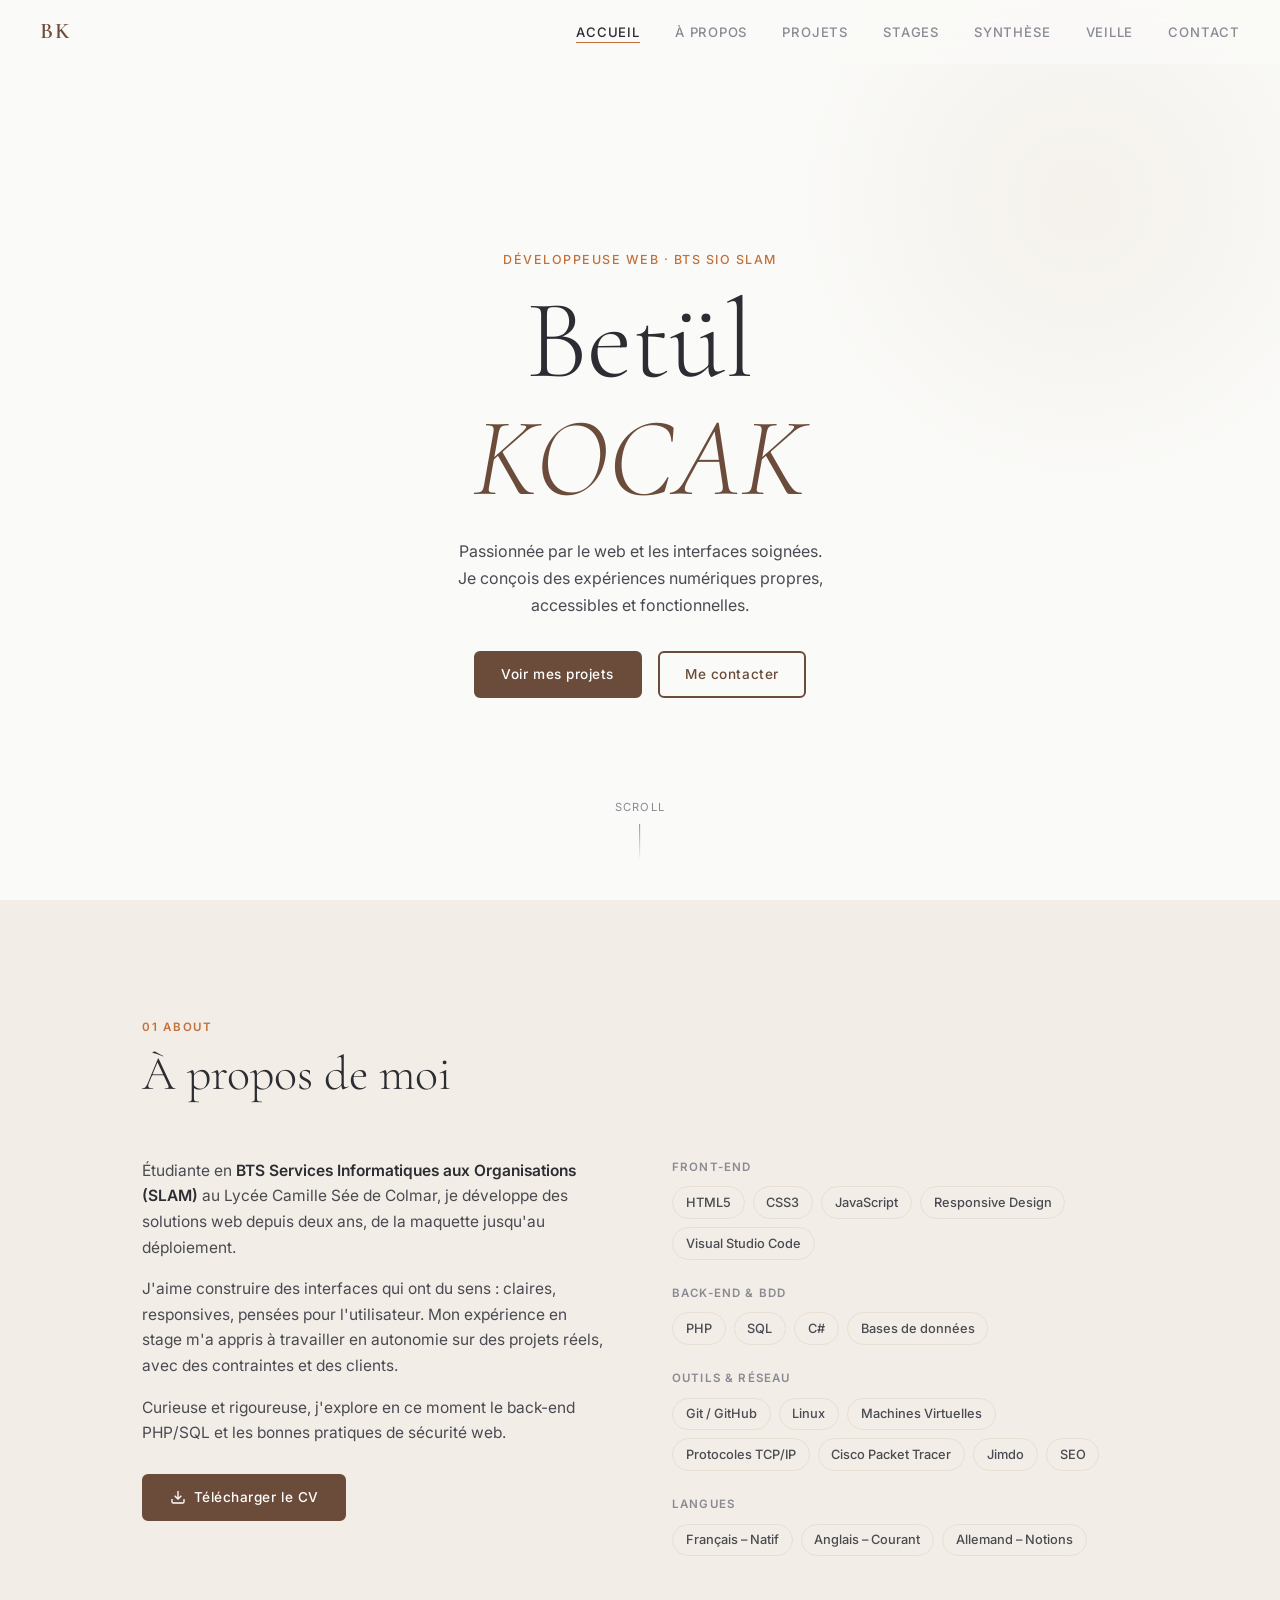
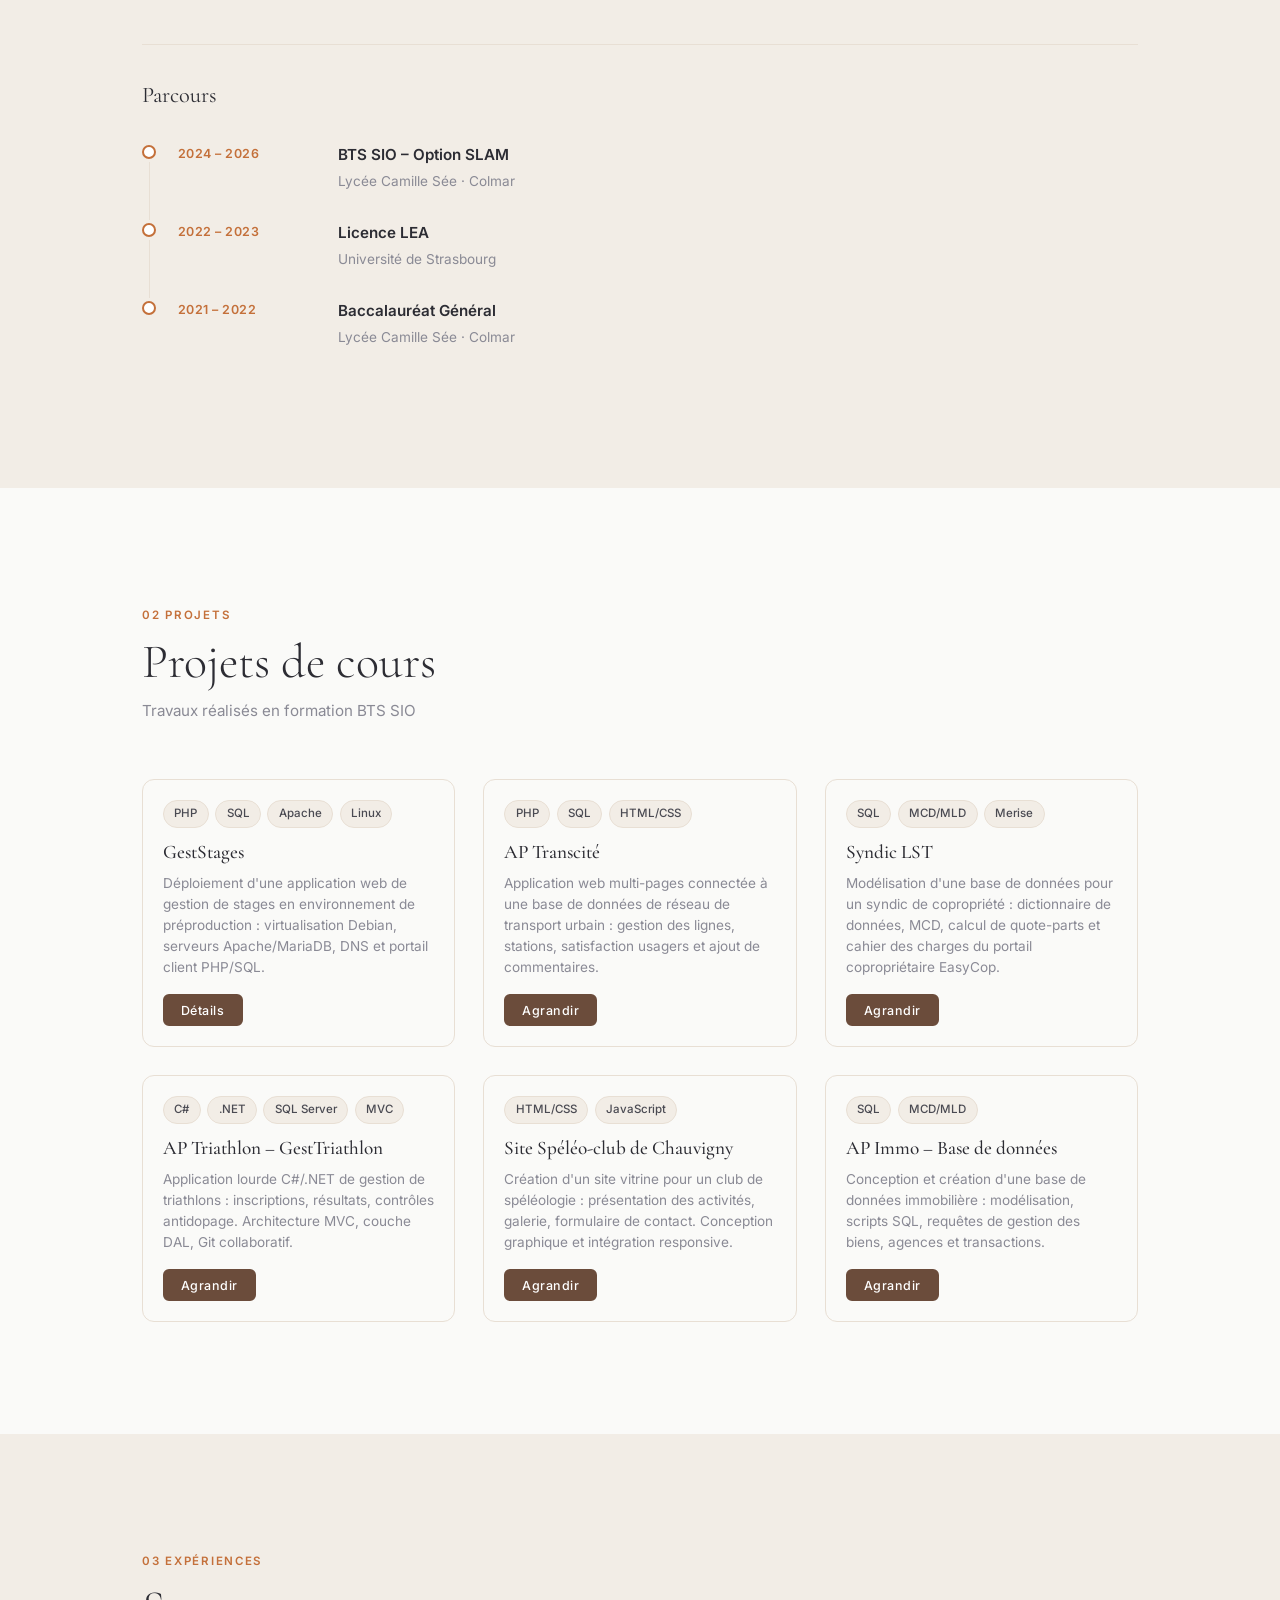
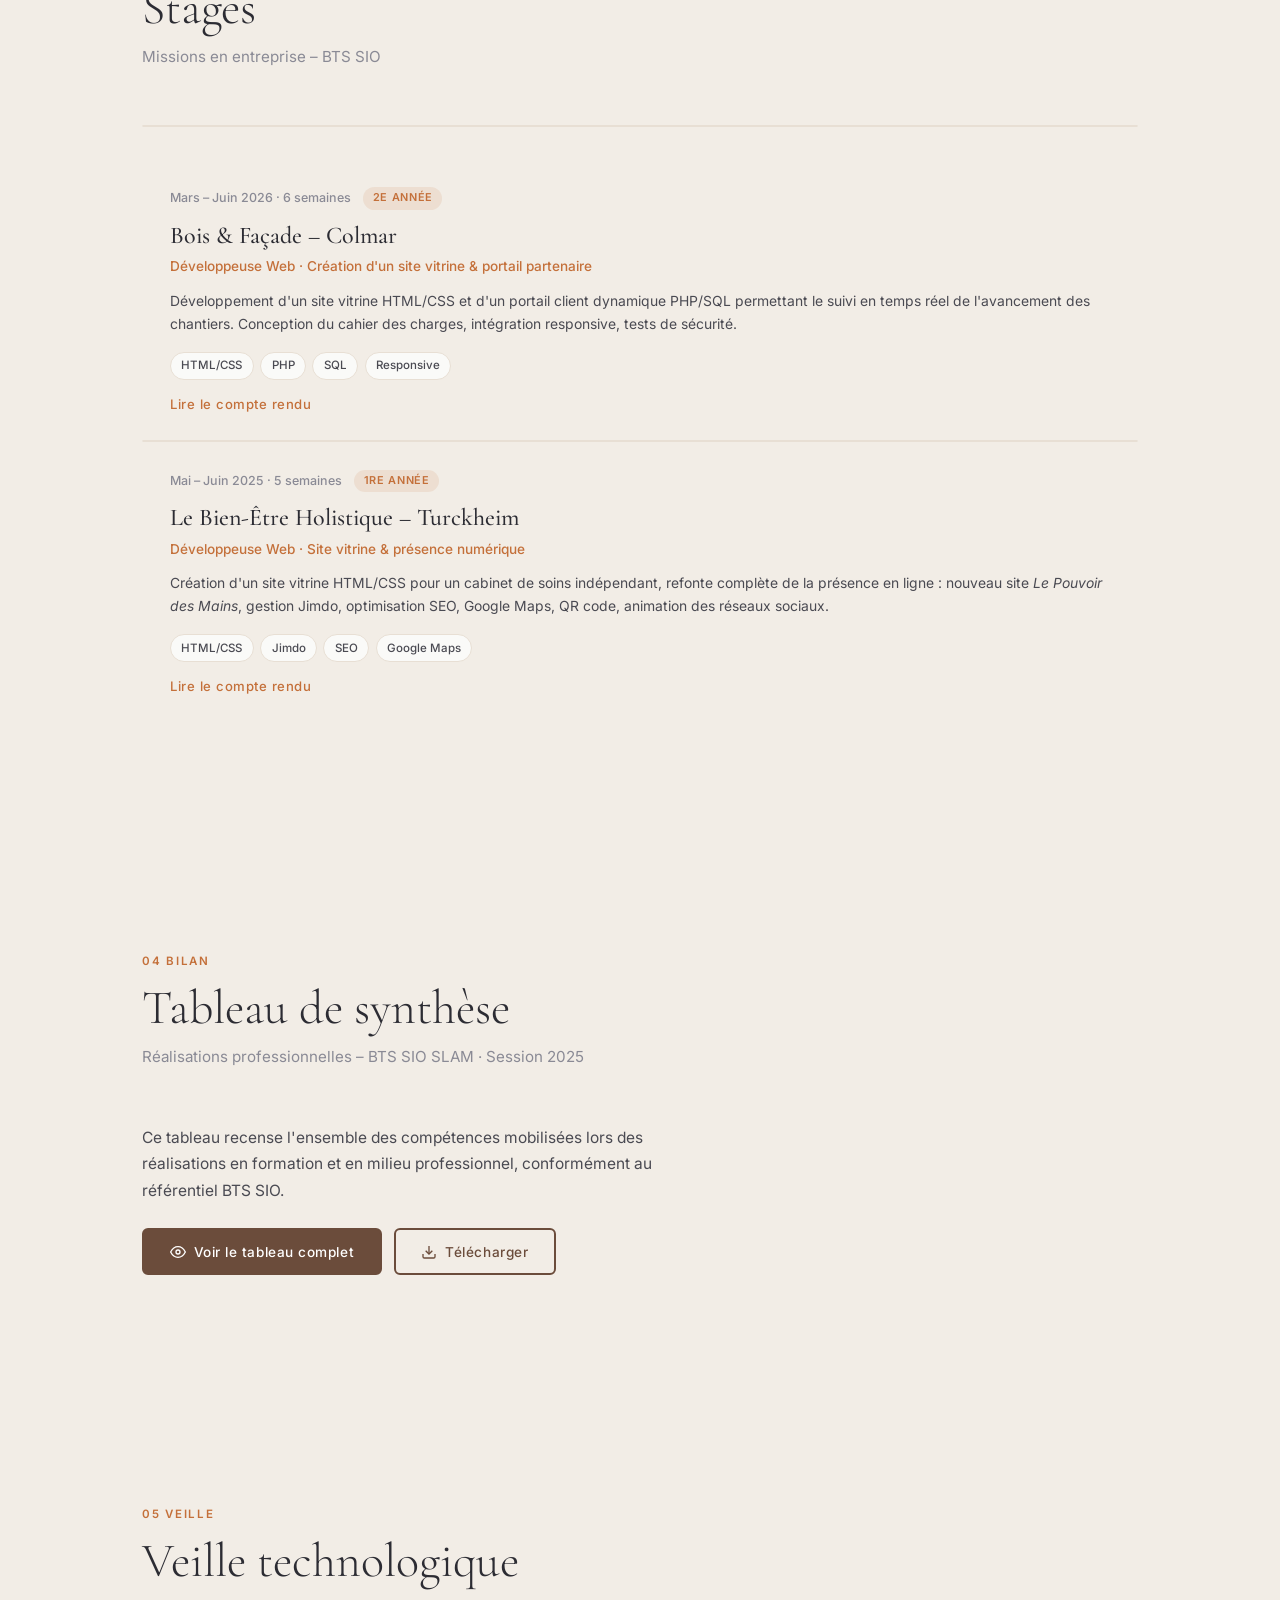
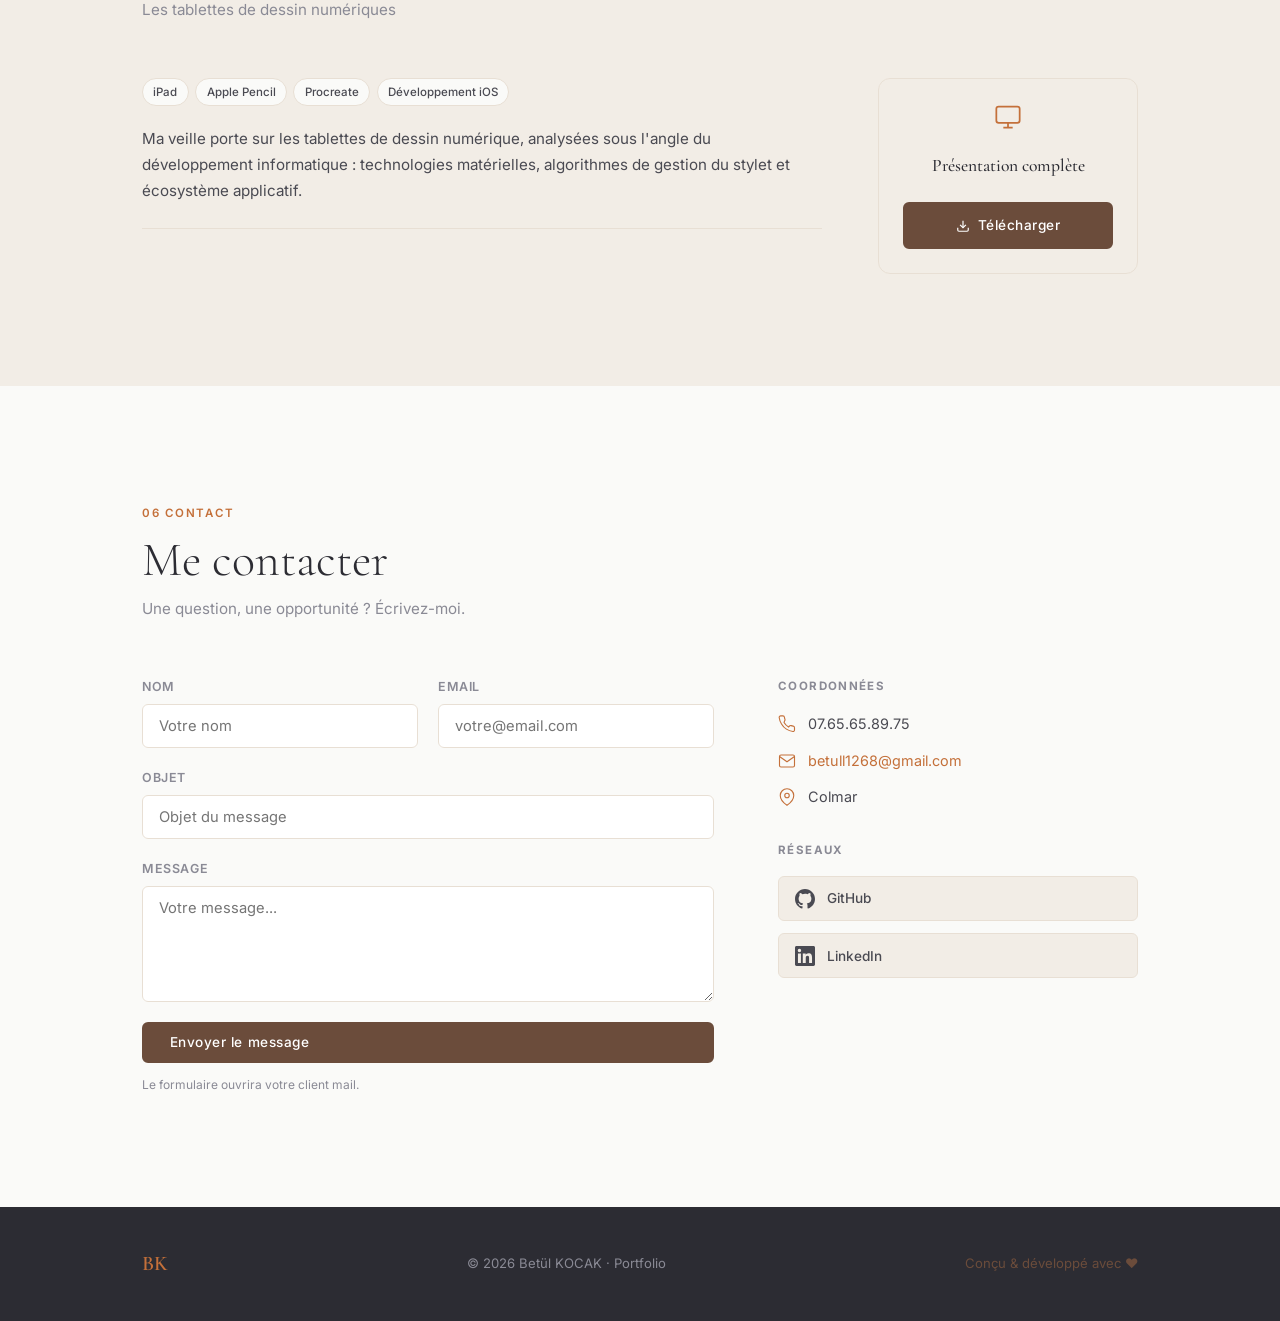
<file: index.html>
<!DOCTYPE html>
  <html lang="fr">
  <head>
    <meta charset="UTF-8" />
    <meta name="viewport" content="width=device-width, initial-scale=1.0" />
    <title>Betül KOCAK | Portfolio</title>
    <link rel="preconnect" href="https://fonts.googleapis.com" />
    <link rel="preconnect" href="https://fonts.gstatic.com" crossorigin />
    <link href="https://fonts.googleapis.com/css2?family=Cormorant+Garamond:ital,wght@0,300;0,400;0,500;0,600;1,300;1,400&family=Inter:wght@300;400;500;600&display=swap" rel="stylesheet" />
    <link rel="stylesheet" href="css/style.css" />
  </head>
  <body>

    <!-- NAV -->
    <nav class="navbar" id="navbar">
      <div class="nav-logo">BK</div>
      <ul class="nav-links">
        <li><a href="#accueil" class="nav-link active" data-section="accueil">Accueil</a></li>
        <li><a href="#about" class="nav-link" data-section="about">À propos</a></li>
        <li><a href="#projects" class="nav-link" data-section="projects">Projets</a></li>
        <li><a href="#stages" class="nav-link" data-section="stages">Stages</a></li>
        <li><a href="#synthese" class="nav-link" data-section="synthese">Synthèse</a></li>
        <li><a href="#veille" class="nav-link" data-section="veille">Veille</a></li>
        <li><a href="#contact" class="nav-link" data-section="contact">Contact</a></li>
      </ul>
      <button class="nav-toggle" id="navToggle" aria-label="Menu">
        <span></span><span></span><span></span>
      </button>
    </nav>

    <!-- MOBILE MENU -->
    <div class="mobile-menu" id="mobileMenu">
      <ul>
        <li><a href="#accueil" class="mobile-link">Accueil</a></li>
        <li><a href="#about" class="mobile-link">À propos</a></li>
        <li><a href="#projects" class="mobile-link">Projets</a></li>
        <li><a href="#stages" class="mobile-link">Stages</a></li>
        <li><a href="#synthese" class="mobile-link">Synthèse</a></li>
        <li><a href="#veille" class="mobile-link">Veille</a></li>
        <li><a href="#contact" class="mobile-link">Contact</a></li>
      </ul>
    </div>

    <!-- HERO -->
    <section id="accueil" class="hero">
      <div class="hero-bg-pattern"></div>
      <div class="hero-content hero-content-nophoto">
        <div class="hero-text">
          <p class="hero-eyebrow fade-in delay-1">Développeuse Web · BTS SIO SLAM</p>
          <h1 class="hero-name fade-in delay-2">Betül<br /><em>KOCAK</em></h1>
          <p class="hero-tagline fade-in delay-3">
            Passionnée par le web et les interfaces soignées.<br />
            Je conçois des expériences numériques propres, accessibles et fonctionnelles.
          </p>
          <div class="hero-cta fade-in delay-4">
            <a href="#projects" class="btn btn-primary">Voir mes projets</a>
            <a href="#contact" class="btn btn-ghost">Me contacter</a>
          </div>
        </div>
      </div>
      <div class="hero-scroll-hint">
        <span>Scroll</span>
        <div class="scroll-line"></div>
      </div>
    </section>

    <!-- ABOUT -->
    <section id="about" class="section about-section">
      <div class="container">
        <div class="section-header fade-up">
          <span class="section-label">01 About</span>
          <h2 class="section-title">À propos de moi</h2>
        </div>
        <div class="about-grid">
          <div class="about-bio fade-up">
            <p>
              Étudiante en <strong>BTS Services Informatiques aux Organisations (SLAM)</strong> au Lycée Camille Sée de Colmar, je développe des solutions web depuis deux ans, de la maquette jusqu'au déploiement.
            </p>
            <p>
              J'aime construire des interfaces qui ont du sens : claires, responsives, pensées pour l'utilisateur. Mon expérience en stage m'a appris à travailler en autonomie sur des projets réels, avec des contraintes et des clients.
            </p>
            <p>
              Curieuse et rigoureuse, j'explore en ce moment le back-end PHP/SQL et les bonnes pratiques de sécurité web.
            </p>
            <div class="about-actions">
              <a href="assets/fichiers/CV_Betul_KOCAK.jpg" download class="btn btn-primary">
                <svg width="16" height="16" viewBox="0 0 24 24" fill="none" stroke="currentColor" stroke-width="2"><path d="M21 15v4a2 2 0 0 1-2 2H5a2 2 0 0 1-2-2v-4"/><polyline points="7,10 12,15 17,10"/><line x1="12" y1="15" x2="12" y2="3"/></svg>
                Télécharger le CV
              </a>
            </div>
          </div>
          <div class="about-skills fade-up delay-2">
            <div class="skills-block">
              <h3 class="skills-category">Front-end</h3>
              <div class="skills-tags">
                <span class="tag">HTML5</span>
                <span class="tag">CSS3</span>
                <span class="tag">JavaScript</span>
                <span class="tag">Responsive Design</span>
                <span class="tag">Visual Studio Code</span>
              </div>
            </div>
            <div class="skills-block">
              <h3 class="skills-category">Back-end &amp; BDD</h3>
              <div class="skills-tags">
                <span class="tag">PHP</span>
                <span class="tag">SQL</span>
                <span class="tag">C#</span>
                <span class="tag">Bases de données</span>
              </div>
            </div>
            <div class="skills-block">
              <h3 class="skills-category">Outils &amp; Réseau</h3>
              <div class="skills-tags">
                <span class="tag">Git / GitHub</span>
                <span class="tag">Linux</span>
                <span class="tag">Machines Virtuelles</span>
                <span class="tag">Protocoles TCP/IP</span>
                <span class="tag">Cisco Packet Tracer</span>
                <span class="tag">Jimdo</span>
                <span class="tag">SEO</span>
              </div>
            </div>
            <div class="skills-block">
              <h3 class="skills-category">Langues</h3>
              <div class="skills-tags">
                <span class="tag">Français – Natif</span>
                <span class="tag">Anglais – Courant</span>
                <span class="tag">Allemand – Notions</span>
              </div>
            </div>
          </div>
        </div>

        <!-- Timeline formation -->
        <div class="timeline-wrap fade-up">
          <h3 class="timeline-title">Parcours</h3>
          <div class="timeline">
            <div class="timeline-item">
              <div class="timeline-dot"></div>
              <div class="timeline-date">2024 – 2026</div>
              <div class="timeline-body">
                <strong>BTS SIO – Option SLAM</strong>
                <span>Lycée Camille Sée · Colmar</span>
              </div>
            </div>
            <div class="timeline-item">
              <div class="timeline-dot"></div>
              <div class="timeline-date">2022 – 2023</div>
              <div class="timeline-body">
                <strong>Licence LEA</strong>
                <span>Université de Strasbourg</span>
              </div>
            </div>
            <div class="timeline-item">
              <div class="timeline-dot"></div>
              <div class="timeline-date">2021 – 2022</div>
              <div class="timeline-body">
                <strong>Baccalauréat Général</strong>
                <span>Lycée Camille Sée · Colmar</span>
              </div>
            </div>
          </div>
        </div>
      </div>
    </section>

    <!-- PROJECTS -->
  <section id="projects" class="section projects-section">
    <div class="container">
      <div class="section-header fade-up">
        <span class="section-label">02 Projets</span>
        <h2 class="section-title">Projets de cours</h2>
        <p class="section-subtitle">Travaux réalisés en formation BTS SIO</p>
      </div>

      <div class="cards-grid">

        <div class="project-card fade-up">
          <div class="card-body">
            <div class="card-tags">
              <span class="tag tag-sm">PHP</span>
              <span class="tag tag-sm">SQL</span>
              <span class="tag tag-sm">Apache</span>
              <span class="tag tag-sm">Linux</span>
            </div>
            <h3 class="card-title">GestStages</h3>
            <p class="card-desc">Déploiement d'une application web de gestion de stages en environnement de préproduction : virtualisation Debian, serveurs Apache/MariaDB, DNS et portail client PHP/SQL.</p>
            <div class="card-footer">
              <button class="btn btn-primary btn-sm" onclick="openModal('modal-p-geststages')">Détails</button>
            </div>
          </div>
        </div>

        <div class="project-card fade-up delay-1">
          <div class="card-body">
            <div class="card-tags">
              <span class="tag tag-sm">PHP</span>
              <span class="tag tag-sm">SQL</span>
              <span class="tag tag-sm">HTML/CSS</span>
            </div>
            <h3 class="card-title">AP Transcité</h3>
            <p class="card-desc">Application web multi-pages connectée à une base de données de réseau de transport urbain : gestion des lignes, stations, satisfaction usagers et ajout de commentaires.</p>
            <div class="card-footer">
              <button class="btn btn-primary btn-sm" onclick="openModal('modal-p-transcite')">Agrandir</button>
            </div>
          </div>
        </div>

        <div class="project-card fade-up delay-2">
          <div class="card-body">
            <div class="card-tags">
              <span class="tag tag-sm">SQL</span>
              <span class="tag tag-sm">MCD/MLD</span>
              <span class="tag tag-sm">Merise</span>
            </div>
            <h3 class="card-title">Syndic LST</h3>
            <p class="card-desc">Modélisation d'une base de données pour un syndic de copropriété : dictionnaire de données, MCD, calcul de quote-parts et cahier des charges du portail copropriétaire EasyCop.</p>
            <div class="card-footer">
              <button class="btn btn-primary btn-sm" onclick="openModal('modal-p-syndic')">Agrandir</button>
            </div>
          </div>
        </div>

        <div class="project-card fade-up delay-3">
          <div class="card-body">
            <div class="card-tags">
              <span class="tag tag-sm">C#</span>
              <span class="tag tag-sm">.NET</span>
              <span class="tag tag-sm">SQL Server</span>
              <span class="tag tag-sm">MVC</span>
            </div>
            <h3 class="card-title">AP Triathlon – GestTriathlon</h3>
            <p class="card-desc">Application lourde C#/.NET de gestion de triathlons : inscriptions, résultats, contrôles antidopage. Architecture MVC, couche DAL, Git collaboratif.</p>
            <div class="card-footer">
              <button class="btn btn-primary btn-sm" onclick="openModal('modal-p-triathlon')">Agrandir</button>
            </div>
          </div>
        </div>

        <div class="project-card fade-up">
          <div class="card-body">
            <div class="card-tags">
              <span class="tag tag-sm">HTML/CSS</span>
              <span class="tag tag-sm">JavaScript</span>
            </div>
            <h3 class="card-title">Site Spéléo-club de Chauvigny</h3>
            <p class="card-desc">Création d'un site vitrine pour un club de spéléologie : présentation des activités, galerie, formulaire de contact. Conception graphique et intégration responsive.</p>
            <div class="card-footer">
              <button class="btn btn-primary btn-sm" onclick="openModal('modal-p-speleo')">Agrandir</button>
            </div>
          </div>
        </div>

        <div class="project-card fade-up delay-1">
          <div class="card-body">
            <div class="card-tags">
              <span class="tag tag-sm">SQL</span>
              <span class="tag tag-sm">MCD/MLD</span>
            </div>
            <h3 class="card-title">AP Immo – Base de données</h3>
            <p class="card-desc">Conception et création d'une base de données immobilière : modélisation, scripts SQL, requêtes de gestion des biens, agences et transactions.</p>
            <div class="card-footer">
              <button class="btn btn-primary btn-sm" onclick="openModal('modal-p-immo')">Agrandir</button>
            </div>
          </div>
        </div>

      </div>
    </div>
  </section>

    <!-- STAGES -->
    <section id="stages" class="section stages-section">
      <div class="container">
        <div class="section-header fade-up">
          <span class="section-label">03 Expériences</span>
          <h2 class="section-title">Stages</h2>
          <p class="section-subtitle">Missions en entreprise – BTS SIO</p>
        </div>

        <div class="stages-list">

          <!-- Stage 2 -->
          <div class="stage-card fade-up" onclick="openModal('modal-s2')">
            </div>
            <div class="stage-card-right">
              <div class="stage-meta">
                <span class="stage-date">Mars – Juin 2026 · 6 semaines</span>
                <span class="stage-badge">2e année</span>
              </div>
              <h3 class="stage-title">Bois &amp; Façade – Colmar</h3>
              <p class="stage-role">Développeuse Web · Création d'un site vitrine &amp; portail partenaire</p>
              <p class="stage-desc">
                Développement d'un site vitrine HTML/CSS et d'un portail client dynamique PHP/SQL permettant le suivi en temps réel de l'avancement des chantiers. Conception du cahier des charges, intégration responsive, tests de sécurité.
              </p>
              <div class="stage-tags">
                <span class="tag tag-sm">HTML/CSS</span>
                <span class="tag tag-sm">PHP</span>
                <span class="tag tag-sm">SQL</span>
                <span class="tag tag-sm">Responsive</span>
              </div>
              <div class="stage-actions" onclick="event.stopPropagation()">
                <button class="btn-text" onclick="openModal('modal-s2')">Lire le compte rendu</button>
              </div>
            </div>
          </div>

          <!-- Stage 1 -->
          <div class="stage-card fade-up delay-1" onclick="openModal('modal-s1')">
            </div>
            <div class="stage-card-right">
              <div class="stage-meta">
                <span class="stage-date">Mai – Juin 2025 · 5 semaines</span>
                <span class="stage-badge">1re année</span>
              </div>
              <h3 class="stage-title">Le Bien-Être Holistique – Turckheim</h3>
              <p class="stage-role">Développeuse Web · Site vitrine &amp; présence numérique</p>
              <p class="stage-desc">
                Création d'un site vitrine HTML/CSS pour un cabinet de soins indépendant, refonte complète de la présence en ligne : nouveau site <em>Le Pouvoir des Mains</em>, gestion Jimdo, optimisation SEO, Google Maps, QR code, animation des réseaux sociaux.
              </p>
              <div class="stage-tags">
                <span class="tag tag-sm">HTML/CSS</span>
                <span class="tag tag-sm">Jimdo</span>
                <span class="tag tag-sm">SEO</span>
                <span class="tag tag-sm">Google Maps</span>
              </div>
              <div class="stage-actions" onclick="event.stopPropagation()">
                <button class="btn-text" onclick="openModal('modal-s1')">Lire le compte rendu</button>
              </div>
            </div>
          </div>

        </div>
      </div>
    </section>

    <!-- TABLEAU DE SYNTHÈSE -->
    <section id="synthese" class="section synthese-section">
      <div class="container">
        <div class="section-header fade-up">
          <span class="section-label">04 Bilan</span>
          <h2 class="section-title">Tableau de synthèse</h2>
          <p class="section-subtitle">Réalisations professionnelles – BTS SIO SLAM · Session 2025</p>
        </div>
        <div class="synthese-compact fade-up">
          <p class="synthese-text">Ce tableau recense l'ensemble des compétences mobilisées lors des réalisations en formation et en milieu professionnel, conformément au référentiel BTS SIO.</p>
          <div class="synthese-actions">
            <a href="synthese.html" target="_blank" class="btn btn-primary">
              <svg width="16" height="16" viewBox="0 0 24 24" fill="none" stroke="currentColor" stroke-width="2"><path d="M1 12s4-8 11-8 11 8 11 8-4 8-11 8-11-8-11-8z"/><circle cx="12" cy="12" r="3"/></svg>
              Voir le tableau complet
            </a>
            <a href="assets/fichiers/Betul_Tableau.jpg" download class="btn btn-ghost">
              <svg width="16" height="16" viewBox="0 0 24 24" fill="none" stroke="currentColor" stroke-width="2"><path d="M21 15v4a2 2 0 0 1-2 2H5a2 2 0 0 1-2-2v-4"/><polyline points="7,10 12,15 17,10"/><line x1="12" y1="15" x2="12" y2="3"/></svg>
              Télécharger
            </a>
          </div>
        </div>
      </div>
    </section>

    <!-- VEILLE TECHNOLOGIQUE -->
    <section id="veille" class="section veille-section">
      <div class="container">
        <div class="section-header fade-up">
          <span class="section-label">05 Veille</span>
          <h2 class="section-title">Veille technologique</h2>
          <p class="section-subtitle">Les tablettes de dessin numériques</p>
        </div>
        <div class="veille-layout fade-up">

          <!-- Colonne principale -->
          <div class="veille-body">
            <div class="veille-tag-row">
              <span class="tag tag-sm">iPad</span>
              <span class="tag tag-sm">Apple Pencil</span>
              <span class="tag tag-sm">Procreate</span>
              <span class="tag tag-sm">Développement iOS</span>
            </div>
            <p class="veille-intro">
              Ma veille porte sur les tablettes de dessin numérique, analysées sous l'angle du développement informatique : technologies matérielles, algorithmes de gestion du stylet et écosystème applicatif.
            </p>
          </div>

          <!-- Colonne latérale -->
          <div class="veille-sidebar" style="position: sticky; top: 5rem;">
            <div class="veille-presentation-card">
              <div class="veille-pres-icon">
                <svg width="28" height="28" viewBox="0 0 24 24" fill="none" stroke="currentColor" stroke-width="1.5"><rect x="2" y="3" width="20" height="14" rx="2"/><path d="M8 21h8M12 17v4"/></svg>
              </div>
              <h4>Présentation complète</h4>
              <a href="assets/fichiers/MaVeilleTechnologique_BetulKOCAK.pptx" download class="btn btn-primary veille-dl-btn">
                <svg width="14" height="14" viewBox="0 0 24 24" fill="none" stroke="currentColor" stroke-width="2"><path d="M21 15v4a2 2 0 0 1-2 2H5a2 2 0 0 1-2-2v-4"/><polyline points="7,10 12,15 17,10"/><line x1="12" y1="15" x2="12" y2="3"/></svg>
                Télécharger
              </a>
            </div>
          </div>

        </div>
      </div>
    </section>

    <!-- CONTACT -->
    <section id="contact" class="section contact-section">
      <div class="container">
        <div class="section-header fade-up">
          <span class="section-label">06 Contact</span>
          <h2 class="section-title">Me contacter</h2>
          <p class="section-subtitle">Une question, une opportunité ? Écrivez-moi.</p>
        </div>

        <div class="contact-grid">
          <form class="contact-form fade-up" id="contactForm">
            <div class="form-row">
              <div class="form-group">
                <label for="name">Nom</label>
                <input type="text" id="name" name="name" placeholder="Votre nom" required />
              </div>
              <div class="form-group">
                <label for="email">Email</label>
                <input type="email" id="email" name="email" placeholder="votre@email.com" required />
              </div>
            </div>
            <div class="form-group">
              <label for="subject">Objet</label>
              <input type="text" id="subject" name="subject" placeholder="Objet du message" />
            </div>
            <div class="form-group">
              <label for="message">Message</label>
              <textarea id="message" name="message" rows="5" placeholder="Votre message..." required></textarea>
            </div>
            <button type="submit" class="btn btn-primary">Envoyer le message</button>
            <p class="form-note">Le formulaire ouvrira votre client mail.</p>
          </form>

          <div class="contact-info fade-up delay-2">
            <div class="contact-info-block">
              <h3>Coordonnées</h3>
              <ul class="contact-list">
                <li>
                  <svg width="18" height="18" viewBox="0 0 24 24" fill="none" stroke="currentColor" stroke-width="1.5"><path d="M22 16.92v3a2 2 0 0 1-2.18 2 19.79 19.79 0 0 1-8.63-3.07A19.5 19.5 0 0 1 4.69 12 19.79 19.79 0 0 1 1.58 3.41a2 2 0 0 1 2-2.18h3a2 2 0 0 1 2 1.72 12.84 12.84 0 0 0 .7 2.81 2 2 0 0 1-.45 2.11L8.09 9.91a16 16 0 0 0 6 6l1.27-1.27a2 2 0 0 1 2.11-.45 12.84 12.84 0 0 0 2.81.7A2 2 0 0 1 22 16.92z"/></svg>
                  <span>07.65.65.89.75</span>
                </li>
                <li>
                  <svg width="18" height="18" viewBox="0 0 24 24" fill="none" stroke="currentColor" stroke-width="1.5"><path d="M4 4h16c1.1 0 2 .9 2 2v12c0 1.1-.9 2-2 2H4c-1.1 0-2-.9-2-2V6c0-1.1.9-2 2-2z"/><polyline points="22,6 12,13 2,6"/></svg>
                  <a href="mailto:betull1268@gmail.com">betull1268@gmail.com</a>
                </li>
                <li>
                  <svg width="18" height="18" viewBox="0 0 24 24" fill="none" stroke="currentColor" stroke-width="1.5"><path d="M21 10c0 7-9 13-9 13s-9-6-9-13a9 9 0 0 1 18 0z"/><circle cx="12" cy="10" r="3"/></svg>
                  <span>Colmar</span>
                </li>
              </ul>
            </div>
            <div class="contact-info-block">
              <h3>Réseaux</h3>
              <div class="social-links">
                <a href="#" class="social-btn" aria-label="GitHub">
                  <svg width="20" height="20" viewBox="0 0 24 24" fill="currentColor"><path d="M12 0C5.374 0 0 5.373 0 12c0 5.302 3.438 9.8 8.207 11.387.599.111.793-.261.793-.577v-2.234c-3.338.726-4.033-1.416-4.033-1.416-.546-1.387-1.333-1.756-1.333-1.756-1.089-.745.083-.729.083-.729 1.205.084 1.839 1.237 1.839 1.237 1.07 1.834 2.807 1.304 3.492.997.107-.775.418-1.305.762-1.604-2.665-.305-5.467-1.334-5.467-5.931 0-1.311.469-2.381 1.236-3.221-.124-.303-.535-1.524.117-3.176 0 0 1.008-.322 3.301 1.23A11.509 11.509 0 0 1 12 5.803c1.02.005 2.047.138 3.006.404 2.291-1.552 3.297-1.23 3.297-1.23.653 1.653.242 2.874.118 3.176.77.84 1.235 1.911 1.235 3.221 0 4.609-2.807 5.624-5.479 5.921.43.372.823 1.102.823 2.222v3.293c0 .319.192.694.801.576C20.566 21.797 24 17.3 24 12c0-6.627-5.373-12-12-12z"/></svg>
                  GitHub
                </a>
                <a href="https://www.linkedin.com/in/[placeholder]" class="social-btn" aria-label="LinkedIn">
                  <svg width="20" height="20" viewBox="0 0 24 24" fill="currentColor"><path d="M20.447 20.452h-3.554v-5.569c0-1.328-.027-3.037-1.852-3.037-1.853 0-2.136 1.445-2.136 2.939v5.667H9.351V9h3.414v1.561h.046c.477-.9 1.637-1.85 3.37-1.85 3.601 0 4.267 2.37 4.267 5.455v6.286zM5.337 7.433a2.062 2.062 0 0 1-2.063-2.065 2.064 2.064 0 1 1 2.063 2.065zm1.782 13.019H3.555V9h3.564v11.452zM22.225 0H1.771C.792 0 0 .774 0 1.729v20.542C0 23.227.792 24 1.771 24h20.451C23.2 24 24 23.227 24 22.271V1.729C24 .774 23.2 0 22.222 0h.003z"/></svg>
                  LinkedIn
                </a>
              </div>
            </div>
          </div>
        </div>
      </div>
    </section>

    <!-- FOOTER -->
    <footer class="footer">
      <div class="container footer-inner">
        <span class="footer-logo">BK</span>
        <p>© 2026 Betül KOCAK · Portfolio</p>
        <p class="footer-credits">Conçu &amp; développé avec ♥</p>
      </div>
    </footer>

    <!-- MODALS PROJETS -->
    <div class="modal-overlay" id="modal-p-geststages" onclick="closeModal(event, 'modal-p-geststages')">
      <div class="modal-box modal-box-lg">
        <button class="modal-close" onclick="closeModal(null, 'modal-p-geststages')">✕</button>
        <div class="modal-content">
          <div class="modal-tags">
            <span class="tag tag-sm">PHP</span><span class="tag tag-sm">SQL</span><span class="tag tag-sm">Apache</span><span class="tag tag-sm">Debian</span><span class="tag tag-sm">Linux</span>
          </div>
          <h2 class="modal-title">GestStages</h2>
          <p class="modal-subtitle">Déploiement d'une application web en environnement de préproduction</p>
          <p class="modal-desc">Réalisé en binôme (SLAM + SISR), ce TP consistait à déployer une application PHP/SQL de gestion de stages sur une infrastructure virtualisée Debian, avec deux serveurs spécialisés (SRV-WEB et SRV-BDD) configurés manuellement.</p>
          <p class="modal-desc"><strong>Mission SLAM :</strong> déploiement de l'application via SSH/SCP, importation du script SQL, création de l'utilisateur base de données, ajout du fichier de diagnostic PHP, gestion des droits (groupe dev, permissions 775).</p>
          <p class="modal-desc"><strong>Outils :</strong> VirtualBox, Debian, Apache2, PHP, MariaDB, SSH, SCP.</p>
          <a href="#" class="btn btn-primary" target="_blank">Voir sur GitHub</a>
        </div>
      </div>
    </div>

    <div class="modal-overlay" id="modal-p-transcite" onclick="closeModal(event, 'modal-p-transcite')">
      <div class="modal-box modal-box-lg">
        <button class="modal-close" onclick="closeModal(null, 'modal-p-transcite')">✕</button>
        <div class="modal-content">
          <div class="modal-tags">
            <span class="tag tag-sm">PHP</span><span class="tag tag-sm">SQL</span><span class="tag tag-sm">HTML/CSS</span><span class="tag tag-sm">WAMP</span>
          </div>
          <h2 class="modal-title">AP Transcité</h2>
          <p class="modal-subtitle">Application web de gestion d'un réseau de transport urbain</p>
          <p class="modal-desc">Création d'une application web multi-pages connectée à une base de données de réseau de bus. Le projet couvre la modélisation (Looping), l'initialisation des données, l'exploitation par requêtes SQL et le développement de 6 pages PHP dynamiques.</p>
          <p class="modal-desc"><strong>Fonctionnalités :</strong> liste des lignes, stations par ligne, guichets automatiques manquants, statistiques de satisfaction par critère, formulaire d'ajout de commentaire.</p>
          <p class="modal-desc"><strong>Outils :</strong> WAMP, PHP, SQL, HTML/CSS, Looping.</p>
          <a href="#" class="btn btn-primary" target="_blank">Voir sur GitHub</a>
        </div>
      </div>
    </div>

    <div class="modal-overlay" id="modal-p-syndic" onclick="closeModal(event, 'modal-p-syndic')">
      <div class="modal-box modal-box-lg">
        <button class="modal-close" onclick="closeModal(null, 'modal-p-syndic')">✕</button>
        <div class="modal-content">
          <div class="modal-tags">
            <span class="tag tag-sm">SQL</span><span class="tag tag-sm">MCD/MLD</span><span class="tag tag-sm">Merise</span><span class="tag tag-sm">Analyse</span>
          </div>
          <h2 class="modal-title">Syndic LST</h2>
          <p class="modal-subtitle">Modélisation d'une base de données de gestion de copropriété</p>
          <p class="modal-desc">Projet d'analyse et de modélisation pour un syndic de copropriété : dictionnaire de données (Lot, Copropriétaire, Devis, Prestataire…), conception du MCD, calcul des quotes-parts par tantièmes.</p>
          <p class="modal-desc"><strong>Mission C :</strong> rédaction du cahier des charges du portail copropriétaire EasyCop permettant la simulation de quote-part, la consultation des devis votés et les appels de fonds.</p>
          <a href="#" class="btn btn-primary" target="_blank">Voir sur GitHub</a>
        </div>
      </div>
    </div>

    <div class="modal-overlay" id="modal-p-triathlon" onclick="closeModal(event, 'modal-p-triathlon')">
      <div class="modal-box modal-box-lg">
        <button class="modal-close" onclick="closeModal(null, 'modal-p-triathlon')">✕</button>
        <div class="modal-content">
          <div class="modal-tags">
            <span class="tag tag-sm">C#</span><span class="tag tag-sm">.NET</span><span class="tag tag-sm">SQL Server</span><span class="tag tag-sm">MVC</span><span class="tag tag-sm">Git</span>
          </div>
          <h2 class="modal-title">AP Triathlon – GestTriathlon</h2>
          <p class="modal-subtitle">Application lourde C#/.NET de gestion de compétitions</p>
          <p class="modal-desc">Application Windows développée en équipe pour le Comité Départemental de Triathlon. Gestion des triathlons, triathlètes, inscriptions, résultats et contrôles antidopage. Architecture MVC avec couche DAL, accès SQL Server via VPN/TSE.</p>
          <p class="modal-desc"><strong>Fonctionnalités :</strong> formulaires CRUD multicritères, gestion des épreuves (nage, vélo, course), alertes dopage, classements, résultats en temps réel.</p>
          <p class="modal-desc"><strong>Méthode :</strong> travail collaboratif en groupe de 3-4, dépôt Git avec branches par développeur, chef de projet désigné.</p>
          <a href="#" class="btn btn-primary" target="_blank">Voir sur GitHub</a>
        </div>
      </div>
    </div>

    <div class="modal-overlay" id="modal-p-speleo" onclick="closeModal(event, 'modal-p-speleo')">
      <div class="modal-box modal-box-lg">
        <button class="modal-close" onclick="closeModal(null, 'modal-p-speleo')">✕</button>
        <div class="modal-content">
          <div class="modal-tags">
            <span class="tag tag-sm">HTML/CSS</span><span class="tag tag-sm">JavaScript</span>
          </div>
          <h2 class="modal-title">Site Spéléo-club de Chauvigny</h2>
          <p class="modal-subtitle">Site vitrine responsive pour un club sportif</p>
          <p class="modal-desc">Création d'un site vitrine complet pour le Spéléo-club de Chauvigny : présentation du club et des activités, galerie photos, formulaire de contact, navigation claire et design adapté au public cible.</p>
          <p class="modal-desc"><strong>Compétences :</strong> intégration HTML/CSS, responsive design, accessibilité, UX.</p>
          <a href="#" class="btn btn-primary" target="_blank">Voir sur GitHub</a>
        </div>
      </div>
    </div>

    <div class="modal-overlay" id="modal-p-immo" onclick="closeModal(event, 'modal-p-immo')">
      <div class="modal-box modal-box-lg">
        <button class="modal-close" onclick="closeModal(null, 'modal-p-immo')">✕</button>
        <div class="modal-content">
          <div class="modal-tags">
            <span class="tag tag-sm">SQL</span><span class="tag tag-sm">MCD/MLD</span><span class="tag tag-sm">Looping</span>
          </div>
          <h2 class="modal-title">AP Immo – Base de données</h2>
          <p class="modal-subtitle">Conception et création d'une base de données immobilière</p>
          <p class="modal-desc">Projet de modélisation d'une base de données pour une agence immobilière : identification des entités (biens, agences, transactions, clients), conception du MCD/MLD, génération du script SQL et requêtes de gestion.</p>
          <a href="#" class="btn btn-primary" target="_blank">Voir sur GitHub</a>
        </div>
      </div>
    </div>

    <!-- MODALS STAGES -->
    <div class="modal-overlay" id="modal-s1" onclick="closeModal(event, 'modal-s1')">
      <div class="modal-box modal-box-lg">
        <button class="modal-close" onclick="closeModal(null, 'modal-s1')">✕</button>
        <div class="modal-content">
          <div class="modal-tags">
            <span class="tag tag-sm">HTML/CSS</span><span class="tag tag-sm">Jimdo</span><span class="tag tag-sm">SEO</span><span class="tag tag-sm">Google Maps</span>
          </div>
          <p class="modal-meta">Mai – Juin 2025 · Turckheim · 5 semaines · 1re année BTS</p>
          <h2 class="modal-title">Le Bien-Être Holistique</h2>
          <p class="modal-subtitle">Développeuse web – Présence numérique &amp; site vitrine</p>
          <p class="modal-desc">Cabinet de soins et massages de Mme Caroline GRUCKER à Turckheim. L'activité reposait sur une visibilité insuffisante : le premier site souffrait d'un mauvais référencement et d'une confusion avec les services de l'hôtel partenaire.</p>
          <p class="modal-desc"><strong>Mission :</strong> développement d'un nouveau site vitrine <em>Le Pouvoir des Mains</em> en HTML/CSS (VS Code) : navigation claire, formulaire de contact, Google Maps, QR code, design responsive fidèle à l'identité visuelle. Gestion en parallèle du site Jimdo existant et animation des réseaux sociaux (Instagram, Facebook).</p>
          <p class="modal-desc"><strong>Résultat :</strong> site responsive déployé, présence en ligne différenciée, stratégie SEO mise en place, droits d'accès sécurisés.</p>
          <a href="assets/fichiers/CR_Stage_KOCAK.docx" download class="btn btn-primary">Télécharger le rapport</a>
        </div>
      </div>
    </div>

    <div class="modal-overlay" id="modal-s2" onclick="closeModal(event, 'modal-s2')">
      <div class="modal-box modal-box-lg">
        <button class="modal-close" onclick="closeModal(null, 'modal-s2')">✕</button>
        <div class="modal-content">
          <div class="modal-tags">
            <span class="tag tag-sm">HTML/CSS</span><span class="tag tag-sm">PHP</span><span class="tag tag-sm">SQL</span><span class="tag tag-sm">Responsive</span>
          </div>
          <p class="modal-meta">Mars – Juin 2026 · Colmar · 6 semaines · 2e année BTS</p>
          <h2 class="modal-title">Bois &amp; Façade</h2>
          <p class="modal-subtitle">Développeuse web – Site vitrine &amp; portail partenaire</p>
          <p class="modal-desc">Entreprise de maçonnerie générale et rénovation basée à Colmar. Avant mon intervention, l'entreprise ne disposait ni d'un site structuré ni d'outils de suivi de chantier : la communication reposait uniquement sur téléphone et e-mail.</p>
          <p class="modal-desc"><strong>Mission :</strong> conception d'un site vitrine HTML/CSS professionnel (services, réalisations, coordonnées) et développement d'un portail partenaire PHP/SQL permettant aux clients de suivre l'avancement de leurs travaux en temps réel. Adaptation responsive complète et tests de sécurité.</p>
          <p class="modal-desc"><strong>Résultat :</strong> deux interfaces déployées et testées, communication client renforcée, transparence sur le suivi de chantier.</p>
          <a href="assets/fichiers/CR_Stage2_KOCAK.docx" download class="btn btn-primary">Télécharger le rapport</a>
        </div>
      </div>
    </div>

    <script src="js/main.js"></script>
  </body>
  </html>
</file>
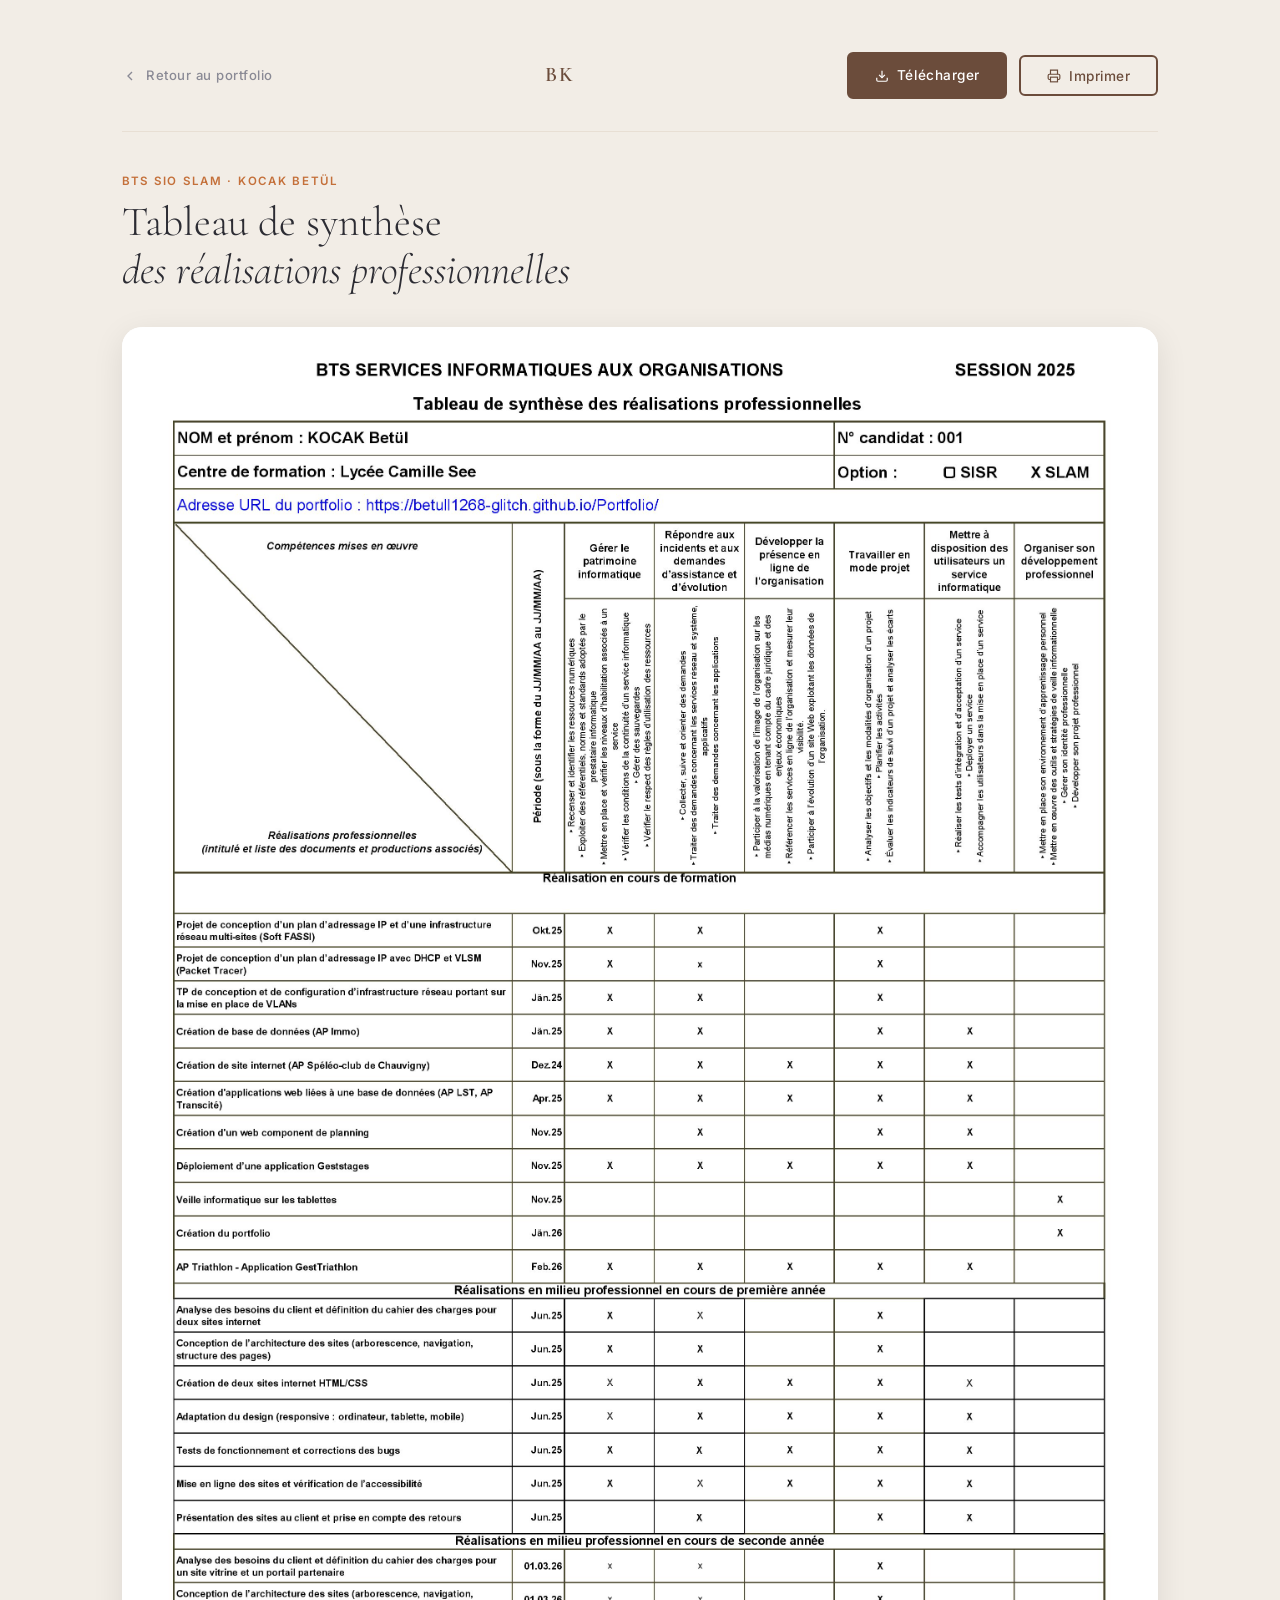
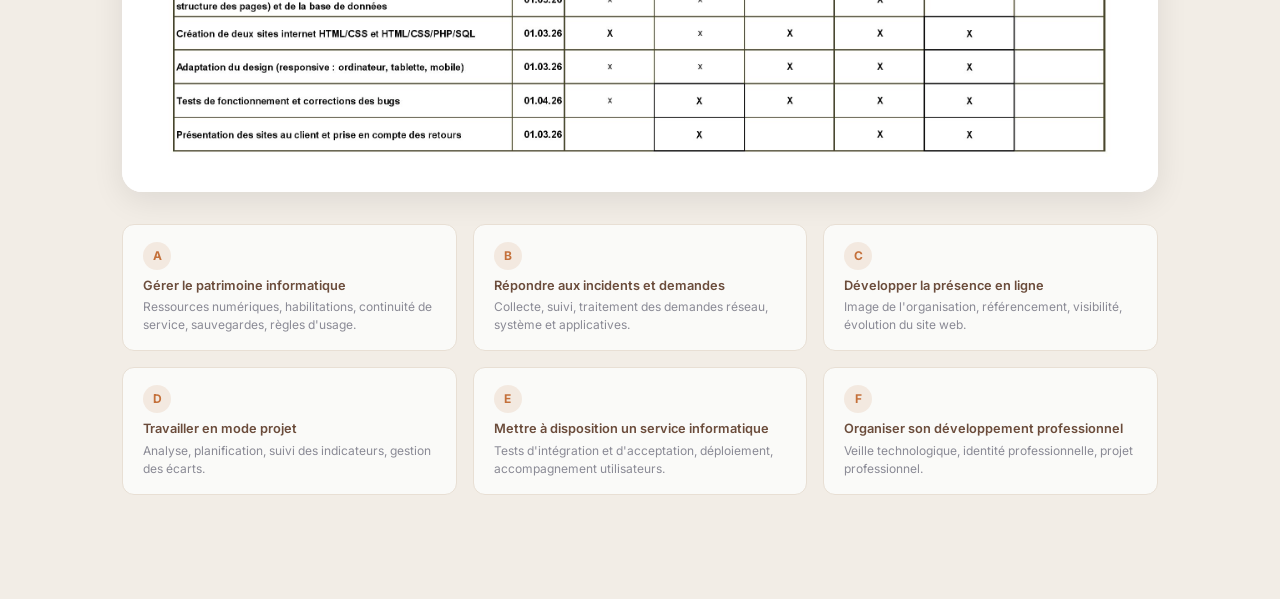
<file: synthese.html>
<!DOCTYPE html>
<html lang="fr">
<head>
  <meta charset="UTF-8" />
  <meta name="viewport" content="width=device-width, initial-scale=1.0" />
  <title>Tableau de synthèse | Betül KOCAK</title>
  <link rel="preconnect" href="https://fonts.googleapis.com" />
  <link rel="preconnect" href="https://fonts.gstatic.com" crossorigin />
  <link href="https://fonts.googleapis.com/css2?family=Cormorant+Garamond:ital,wght@0,300;0,400;0,500;0,600;1,300;1,400&family=Inter:wght@300;400;500;600&display=swap" rel="stylesheet" />
  <link rel="stylesheet" href="css/style.css" />
</head>
<body class="page-synthese">
  <div class="synthese-page">

    <!-- Top bar -->
    <div class="synth-topbar">
      <a href="index.html#synthese" class="synth-back">
        <svg width="16" height="16" viewBox="0 0 24 24" fill="none" stroke="currentColor" stroke-width="2"><polyline points="15 18 9 12 15 6"/></svg>
        Retour au portfolio
      </a>
      <span class="synth-logo">BK</span>
      <div class="synth-actions">
        <a href="assets/fichiers/Betul_Tableau.jpg" download class="btn btn-primary">
          <svg width="14" height="14" viewBox="0 0 24 24" fill="none" stroke="currentColor" stroke-width="2"><path d="M21 15v4a2 2 0 0 1-2 2H5a2 2 0 0 1-2-2v-4"/><polyline points="7,10 12,15 17,10"/><line x1="12" y1="15" x2="12" y2="3"/></svg>
          Télécharger
        </a>
        <button onclick="window.print()" class="btn btn-ghost">
          <svg width="14" height="14" viewBox="0 0 24 24" fill="none" stroke="currentColor" stroke-width="2"><polyline points="6 9 6 2 18 2 18 9"/><path d="M6 18H4a2 2 0 0 1-2-2v-5a2 2 0 0 1 2-2h16a2 2 0 0 1 2 2v5a2 2 0 0 1-2 2h-2"/><rect x="6" y="14" width="12" height="8"/></svg>
          Imprimer
        </button>
      </div>
    </div>

    <!-- Title -->
    <div class="synth-title-block">
      <span class="synth-eyebrow">BTS SIO SLAM · KOCAK Betül</span>
      <h1 class="synth-h1">Tableau de synthèse<br /><em>des réalisations professionnelles</em></h1>
    </div>

    <!-- Tableau image -->
    <div class="synth-img-wrap">
      <img src="assets/fichiers/Betul_Tableau.jpg" alt="Tableau de synthèse BTS SIO SLAM – KOCAK Betül" />
    </div>

    <!-- Légende des compétences -->
    <div class="synth-legend">
      <div class="synth-comp">
        <div class="synth-comp-letter">A</div>
        <h4>Gérer le patrimoine informatique</h4>
        <p>Ressources numériques, habilitations, continuité de service, sauvegardes, règles d'usage.</p>
      </div>
      <div class="synth-comp">
        <div class="synth-comp-letter">B</div>
        <h4>Répondre aux incidents et demandes</h4>
        <p>Collecte, suivi, traitement des demandes réseau, système et applicatives.</p>
      </div>
      <div class="synth-comp">
        <div class="synth-comp-letter">C</div>
        <h4>Développer la présence en ligne</h4>
        <p>Image de l'organisation, référencement, visibilité, évolution du site web.</p>
      </div>
      <div class="synth-comp">
        <div class="synth-comp-letter">D</div>
        <h4>Travailler en mode projet</h4>
        <p>Analyse, planification, suivi des indicateurs, gestion des écarts.</p>
      </div>
      <div class="synth-comp">
        <div class="synth-comp-letter">E</div>
        <h4>Mettre à disposition un service informatique</h4>
        <p>Tests d'intégration et d'acceptation, déploiement, accompagnement utilisateurs.</p>
      </div>
      <div class="synth-comp">
        <div class="synth-comp-letter">F</div>
        <h4>Organiser son développement professionnel</h4>
        <p>Veille technologique, identité professionnelle, projet professionnel.</p>
      </div>
    </div>
  </div>
</body>
</html>
</file>
<file: css/style.css>
/* ===================================
   BETÜL KOCAK — PORTFOLIO
   Palette & tokens
=================================== */

:root {
  --cream:      #FAFAF8;
  --sand:       #F2EDE6;
  --sand-dark:  #E8DFD4;
  --brown:      #6B4C3B;
  --cognac:     #C4703A;
  --cognac-dim: rgba(196, 112, 58, 0.12);
  --slate:      #4A4A52;
  --muted:      #8A8A95;
  --text:       #2C2C33;
  --white:      #FFFFFF;

  --font-display: 'Cormorant Garamond', Georgia, serif;
  --font-body:    'Inter', system-ui, sans-serif;

  --radius-sm:  6px;
  --radius-md:  12px;
  --radius-lg:  20px;
  --radius-xl:  32px;

  --shadow-sm: 0 2px 8px rgba(0,0,0,0.06);
  --shadow-md: 0 8px 32px rgba(0,0,0,0.09);
  --shadow-lg: 0 16px 48px rgba(0,0,0,0.12);

  --transition: 0.35s cubic-bezier(0.25, 0.46, 0.45, 0.94);
}

*, *::before, *::after { box-sizing: border-box; margin: 0; padding: 0; }

html { scroll-behavior: smooth; font-size: 16px; }

body {
  background: var(--cream);
  color: var(--text);
  font-family: var(--font-body);
  font-weight: 400;
  line-height: 1.65;
  overflow-x: hidden;
}

/* ===================================
   NAVBAR
=================================== */
.navbar {
  position: fixed;
  top: 0; left: 0; right: 0;
  z-index: 100;
  display: flex;
  align-items: center;
  justify-content: space-between;
  padding: 0 2.5rem;
  height: 64px;
  background: rgba(250, 250, 248, 0.88);
  backdrop-filter: blur(12px);
  -webkit-backdrop-filter: blur(12px);
  border-bottom: 1px solid transparent;
  transition: border-color var(--transition), box-shadow var(--transition);
}
.navbar.scrolled {
  border-bottom-color: var(--sand-dark);
  box-shadow: var(--shadow-sm);
}
.nav-logo {
  font-family: var(--font-display);
  font-size: 1.4rem;
  font-weight: 600;
  color: var(--brown);
  letter-spacing: 0.08em;
  cursor: default;
}
.nav-links {
  display: flex;
  list-style: none;
  gap: 2.2rem;
}
.nav-link {
  font-size: 0.82rem;
  font-weight: 500;
  letter-spacing: 0.06em;
  text-transform: uppercase;
  color: var(--muted);
  text-decoration: none;
  position: relative;
  transition: color var(--transition);
}
.nav-link::after {
  content: '';
  position: absolute;
  bottom: -3px; left: 0;
  width: 0; height: 1px;
  background: var(--cognac);
  transition: width var(--transition);
}
.nav-link:hover, .nav-link.active { color: var(--text); }
.nav-link:hover::after, .nav-link.active::after { width: 100%; }

.nav-toggle {
  display: none;
  flex-direction: column;
  gap: 5px;
  background: none; border: none;
  cursor: pointer; padding: 4px;
}
.nav-toggle span {
  display: block;
  width: 24px; height: 2px;
  background: var(--text);
  transition: var(--transition);
}

/* ===================================
   MOBILE MENU
=================================== */
.mobile-menu {
  display: none;
  position: fixed;
  top: 64px; left: 0; right: 0;
  z-index: 99;
  background: var(--cream);
  border-bottom: 1px solid var(--sand-dark);
  padding: 1.5rem 2rem;
  transform: translateY(-10px);
  opacity: 0;
  pointer-events: none;
  transition: opacity var(--transition), transform var(--transition);
}
.mobile-menu.open {
  transform: translateY(0);
  opacity: 1;
  pointer-events: all;
}
.mobile-menu ul { list-style: none; }
.mobile-menu li { padding: 0.75rem 0; border-bottom: 1px solid var(--sand); }
.mobile-menu li:last-child { border-bottom: none; }
.mobile-link {
  font-size: 1.1rem;
  font-weight: 500;
  color: var(--text);
  text-decoration: none;
  display: block;
}

/* ===================================
   HERO
=================================== */
.hero {
  min-height: 100vh;
  display: flex;
  align-items: center;
  justify-content: center;
  padding: 7rem 2.5rem 4rem;
  position: relative;
  background: var(--cream);
  overflow: hidden;
}
.hero-bg-pattern {
  position: absolute;
  top: -100px; right: -100px;
  width: 600px; height: 600px;
  background: radial-gradient(ellipse at center, var(--sand) 0%, transparent 70%);
  opacity: 0.7;
  pointer-events: none;
}
.hero-content {
  display: flex;
  align-items: center;
  gap: 5rem;
  max-width: 960px;
  width: 100%;
}
.hero-photo-wrap { flex-shrink: 0; }
.hero-photo-placeholder {
  width: 240px; height: 240px;
  border-radius: 50%;
  background: var(--sand);
  border: 3px solid var(--sand-dark);
  display: flex;
  align-items: center;
  justify-content: center;
  color: var(--muted);
  font-size: 0.8rem;
  font-weight: 500;
  letter-spacing: 0.04em;
  text-transform: uppercase;
  position: relative;
}
.hero-photo-placeholder::before {
  content: '';
  position: absolute;
  inset: -8px;
  border-radius: 50%;
  border: 1px solid var(--sand-dark);
}
.hero-text { flex: 1; }
.hero-eyebrow {
  font-size: 0.78rem;
  letter-spacing: 0.12em;
  text-transform: uppercase;
  color: var(--cognac);
  font-weight: 500;
  margin-bottom: 0.75rem;
}
.hero-name {
  font-family: var(--font-display);
  font-size: clamp(3rem, 6vw, 5rem);
  font-weight: 300;
  line-height: 1.05;
  color: var(--text);
  margin-bottom: 1.25rem;
}
.hero-name em {
  font-style: italic;
  color: var(--brown);
}
.hero-tagline {
  font-size: 1rem;
  color: var(--slate);
  line-height: 1.7;
  margin-bottom: 2rem;
  max-width: 440px;
}
.hero-cta {
  display: flex;
  gap: 1rem;
  flex-wrap: wrap;
}
.hero-scroll-hint {
  position: absolute;
  bottom: 2.5rem;
  left: 50%;
  transform: translateX(-50%);
  display: flex;
  flex-direction: column;
  align-items: center;
  gap: 0.5rem;
  color: var(--muted);
  font-size: 0.7rem;
  letter-spacing: 0.1em;
  text-transform: uppercase;
  animation: bob 2s ease-in-out infinite;
}
.scroll-line {
  width: 1px; height: 36px;
  background: linear-gradient(to bottom, var(--muted), transparent);
}
@keyframes bob {
  0%, 100% { transform: translateX(-50%) translateY(0); }
  50%       { transform: translateX(-50%) translateY(5px); }
}

/* ===================================
   BUTTONS
=================================== */
.btn {
  display: inline-flex;
  align-items: center;
  gap: 0.5rem;
  padding: 0.65rem 1.6rem;
  border-radius: var(--radius-sm);
  font-family: var(--font-body);
  font-size: 0.85rem;
  font-weight: 500;
  letter-spacing: 0.04em;
  text-decoration: none;
  cursor: pointer;
  border: 2px solid transparent;
  transition: background var(--transition), color var(--transition), border-color var(--transition), transform var(--transition), box-shadow var(--transition);
}
.btn:hover { transform: translateY(-1px); }
.btn-primary {
  background: var(--brown);
  color: var(--white);
  border-color: var(--brown);
}
.btn-primary:hover {
  background: var(--cognac);
  border-color: var(--cognac);
  box-shadow: 0 4px 16px rgba(196, 112, 58, 0.3);
}
.btn-ghost {
  background: transparent;
  color: var(--brown);
  border-color: var(--brown);
}
.btn-ghost:hover {
  background: var(--brown);
  color: var(--white);
}
.btn-text {
  background: none; border: none;
  color: var(--cognac);
  font-size: 0.82rem;
  font-weight: 500;
  letter-spacing: 0.04em;
  cursor: pointer;
  padding: 0;
  transition: color var(--transition), gap var(--transition);
  font-family: var(--font-body);
}
.btn-text:hover { color: var(--brown); }

/* ===================================
   SECTIONS COMMUNES
=================================== */
.section { padding: 7rem 0; }
.section:nth-child(even) { background: var(--sand); }
.container { max-width: 1060px; margin: 0 auto; padding: 0 2rem; }

.section-header { margin-bottom: 3.5rem; }
.section-label {
  display: inline-block;
  font-size: 0.72rem;
  font-weight: 600;
  letter-spacing: 0.15em;
  text-transform: uppercase;
  color: var(--cognac);
  margin-bottom: 0.6rem;
}
.section-title {
  font-family: var(--font-display);
  font-size: clamp(2rem, 4vw, 3rem);
  font-weight: 300;
  line-height: 1.15;
  color: var(--text);
}
.section-subtitle {
  margin-top: 0.5rem;
  color: var(--muted);
  font-size: 0.95rem;
}

/* ===================================
   ABOUT
=================================== */
.about-grid {
  display: grid;
  grid-template-columns: 1fr 1fr;
  gap: 4rem;
  margin-bottom: 4rem;
}
.about-bio p {
  color: var(--slate);
  margin-bottom: 1rem;
  font-size: 0.97rem;
}
.about-bio strong { color: var(--text); font-weight: 600; }
.about-actions { margin-top: 1.75rem; }

.skills-block { margin-bottom: 1.5rem; }
.skills-category {
  font-size: 0.72rem;
  font-weight: 600;
  letter-spacing: 0.1em;
  text-transform: uppercase;
  color: var(--muted);
  margin-bottom: 0.6rem;
}
.skills-tags { display: flex; flex-wrap: wrap; gap: 0.5rem; }

.tag {
  display: inline-block;
  padding: 0.3rem 0.8rem;
  background: var(--cream);
  border: 1px solid var(--sand-dark);
  border-radius: 100px;
  font-size: 0.8rem;
  font-weight: 500;
  color: var(--slate);
  transition: background var(--transition), color var(--transition), border-color var(--transition);
}
.about-section .tag,
.projects-section .tag,
.contact-section .tag { background: var(--sand); }

.tag:hover {
  background: var(--cognac-dim);
  border-color: var(--cognac);
  color: var(--cognac);
}
.tag-sm {
  font-size: 0.72rem;
  padding: 0.22rem 0.65rem;
}

/* Timeline */
.timeline-wrap { padding-top: 2rem; border-top: 1px solid var(--sand-dark); }
.timeline-title {
  font-family: var(--font-display);
  font-size: 1.4rem;
  font-weight: 400;
  color: var(--text);
  margin-bottom: 1.75rem;
}
.timeline { display: flex; flex-direction: column; gap: 0; }
.timeline-item {
  display: grid;
  grid-template-columns: 16px 140px 1fr;
  align-items: start;
  gap: 0 1.25rem;
  position: relative;
  padding-bottom: 1.75rem;
}
.timeline-item::before {
  content: '';
  position: absolute;
  left: 7px; top: 20px;
  bottom: 0;
  width: 1px;
  background: var(--sand-dark);
}
.timeline-item:last-child::before { display: none; }
.timeline-dot {
  width: 14px; height: 14px;
  border-radius: 50%;
  background: var(--white);
  border: 2px solid var(--cognac);
  margin-top: 3px;
  flex-shrink: 0;
  position: relative;
  z-index: 1;
}
.timeline-date {
  font-size: 0.78rem;
  font-weight: 600;
  letter-spacing: 0.04em;
  color: var(--cognac);
  padding-top: 2px;
}
.timeline-body { display: flex; flex-direction: column; gap: 0.15rem; }
.timeline-body strong { font-weight: 600; color: var(--text); font-size: 0.95rem; }
.timeline-body span { color: var(--muted); font-size: 0.85rem; }

/* ===================================
   PROJECTS
=================================== */
.cards-grid {
  display: grid;
  grid-template-columns: repeat(3, 1fr);
  gap: 1.75rem;
}
.project-card {
  background: var(--cream);
  border-radius: var(--radius-md);
  border: 1px solid var(--sand-dark);
  overflow: hidden;
  cursor: pointer;
  transition: transform var(--transition), box-shadow var(--transition), border-color var(--transition);
}
.project-card:hover {
  transform: translateY(-4px);
  box-shadow: var(--shadow-md);
  border-color: var(--cognac);
}
.card-img-wrap {
  position: relative;
  height: 180px;
  overflow: hidden;
}
.card-img-placeholder {
  width: 100%; height: 100%;
  background: var(--sand);
  display: flex;
  align-items: center;
  justify-content: center;
  color: var(--muted);
  font-size: 0.75rem;
  font-weight: 500;
  letter-spacing: 0.05em;
  text-transform: uppercase;
}
.card-overlay {
  position: absolute;
  inset: 0;
  background: rgba(107, 76, 59, 0.85);
  display: flex;
  align-items: center;
  justify-content: center;
  color: var(--white);
  font-size: 0.85rem;
  font-weight: 500;
  opacity: 0;
  transition: opacity var(--transition);
}
.project-card:hover .card-overlay { opacity: 1; }
.card-body { padding: 1.25rem; }
.card-tags { display: flex; gap: 0.4rem; flex-wrap: wrap; margin-bottom: 0.75rem; }
.card-title {
  font-family: var(--font-display);
  font-size: 1.2rem;
  font-weight: 500;
  color: var(--text);
  margin-bottom: 0.5rem;
  line-height: 1.3;
}
.card-desc { font-size: 0.85rem; color: var(--muted); line-height: 1.55; margin-bottom: 1rem; }
.card-footer { display: flex; align-items: center; justify-content: flex-end; }
.card-link {
  font-size: 0.8rem;
  font-weight: 600;
  color: var(--cognac);
  text-decoration: none;
  letter-spacing: 0.03em;
  transition: color var(--transition);
}
.card-link:hover { color: var(--brown); }

/* ===================================
   STAGES
=================================== */
.stages-list { display: flex; flex-direction: column; gap: 2rem; }
.stage-card {
  background: var(--cream);
  border-radius: var(--radius-md);
  border: 1px solid var(--sand-dark);
  overflow: hidden;
  cursor: pointer;
  transition: transform var(--transition), box-shadow var(--transition), border-color var(--transition);
}
.stage-card:hover {
  transform: translateY(-3px);
  box-shadow: var(--shadow-md);
  border-color: var(--cognac);
}
.stage-card-left { position: relative; }
.stage-img-placeholder {
  width: 100%; height: 100%; min-height: 200px;
  background: var(--sand);
  display: flex;
  align-items: center;
  justify-content: center;
  color: var(--muted);
  font-size: 0.75rem;
  font-weight: 500;
  text-align: center;
  padding: 1rem;
  letter-spacing: 0.05em;
  text-transform: uppercase;
}
.stage-card-right { padding: 1.75rem; }
.stage-meta {
  display: flex;
  align-items: center;
  gap: 0.75rem;
  margin-bottom: 0.75rem;
}
.stage-date { font-size: 0.78rem; color: var(--muted); font-weight: 500; }
.stage-badge {
  font-size: 0.68rem;
  font-weight: 600;
  letter-spacing: 0.06em;
  text-transform: uppercase;
  padding: 0.15rem 0.6rem;
  background: var(--cognac-dim);
  color: var(--cognac);
  border-radius: 100px;
}
.stage-title {
  font-family: var(--font-display);
  font-size: 1.5rem;
  font-weight: 500;
  color: var(--text);
  margin-bottom: 0.3rem;
  line-height: 1.2;
}
.stage-role { font-size: 0.85rem; color: var(--cognac); font-weight: 500; margin-bottom: 0.75rem; }
.stage-desc { font-size: 0.87rem; color: var(--slate); line-height: 1.65; margin-bottom: 1rem; }
.stage-tags { display: flex; flex-wrap: wrap; gap: 0.4rem; margin-bottom: 1rem; }

/* ===================================
   CONTACT
=================================== */
.contact-grid {
  display: grid;
  grid-template-columns: 1fr 360px;
  gap: 4rem;
  align-items: start;
}
.contact-form { display: flex; flex-direction: column; gap: 1.25rem; }
.form-row { display: grid; grid-template-columns: 1fr 1fr; gap: 1.25rem; }
.form-group { display: flex; flex-direction: column; gap: 0.4rem; }
.form-group label {
  font-size: 0.78rem;
  font-weight: 600;
  letter-spacing: 0.05em;
  text-transform: uppercase;
  color: var(--muted);
}
.form-group input,
.form-group textarea {
  background: var(--cream);
  border: 1.5px solid var(--sand-dark);
  border-radius: var(--radius-sm);
  padding: 0.75rem 1rem;
  font-family: var(--font-body);
  font-size: 0.92rem;
  color: var(--text);
  resize: vertical;
  transition: border-color var(--transition), box-shadow var(--transition);
  outline: none;
}
.contact-section .form-group input,
.contact-section .form-group textarea { background: var(--white); }
.form-group input:focus,
.form-group textarea:focus {
  border-color: var(--cognac);
  box-shadow: 0 0 0 3px rgba(196, 112, 58, 0.1);
}
.form-note { font-size: 0.75rem; color: var(--muted); margin-top: -0.5rem; }

.contact-info-block { margin-bottom: 2rem; }
.contact-info-block h3 {
  font-size: 0.72rem;
  font-weight: 700;
  letter-spacing: 0.12em;
  text-transform: uppercase;
  color: var(--muted);
  margin-bottom: 1rem;
}
.contact-list { list-style: none; display: flex; flex-direction: column; gap: 0.8rem; }
.contact-list li {
  display: flex;
  align-items: center;
  gap: 0.75rem;
  font-size: 0.9rem;
  color: var(--slate);
}
.contact-list svg { color: var(--cognac); flex-shrink: 0; }
.contact-list a { color: var(--cognac); text-decoration: none; transition: color var(--transition); }
.contact-list a:hover { color: var(--brown); }
.social-links { display: flex; flex-direction: column; gap: 0.75rem; }
.social-btn {
  display: flex;
  align-items: center;
  gap: 0.75rem;
  padding: 0.65rem 1rem;
  background: var(--sand);
  border: 1px solid var(--sand-dark);
  border-radius: var(--radius-sm);
  color: var(--slate);
  text-decoration: none;
  font-size: 0.85rem;
  font-weight: 500;
  transition: background var(--transition), border-color var(--transition), color var(--transition);
}
.social-btn:hover {
  background: var(--cognac-dim);
  border-color: var(--cognac);
  color: var(--cognac);
}

/* ===================================
   FOOTER
=================================== */
.footer {
  background: var(--text);
  color: var(--muted);
  padding: 2.5rem 0;
}
.footer-inner {
  display: flex;
  align-items: center;
  justify-content: space-between;
  font-size: 0.82rem;
  flex-wrap: wrap;
  gap: 0.5rem;
}
.footer-logo {
  font-family: var(--font-display);
  font-size: 1.3rem;
  font-weight: 600;
  color: var(--cognac);
}
.footer-credits { color: var(--brown); }

/* ===================================
   MODALS
=================================== */
.modal-overlay {
  display: none;
  position: fixed;
  inset: 0;
  z-index: 200;
  background: rgba(44, 44, 51, 0.6);
  backdrop-filter: blur(4px);
  -webkit-backdrop-filter: blur(4px);
  align-items: center;
  justify-content: center;
  padding: 2rem;
  animation: fadeIn 0.25s ease;
}
.modal-overlay.open { display: flex; }
@keyframes fadeIn { from { opacity: 0; } to { opacity: 1; } }
.modal-box {
  background: var(--cream);
  border-radius: var(--radius-lg);
  max-width: 560px;
  width: 100%;
  max-height: 85vh;
  overflow-y: auto;
  position: relative;
  animation: slideUp 0.3s cubic-bezier(0.25, 0.46, 0.45, 0.94);
}
.modal-box-lg { max-width: 720px; }
@keyframes slideUp {
  from { opacity: 0; transform: translateY(24px); }
  to   { opacity: 1; transform: translateY(0); }
}
.modal-close {
  position: absolute;
  top: 1rem; right: 1rem;
  z-index: 1;
  background: var(--sand);
  border: none;
  width: 32px; height: 32px;
  border-radius: 50%;
  cursor: pointer;
  font-size: 0.85rem;
  color: var(--slate);
  display: flex;
  align-items: center;
  justify-content: center;
  transition: background var(--transition), color var(--transition);
}
.modal-close:hover { background: var(--cognac); color: var(--white); }
.modal-img-placeholder {
  height: 200px;
  background: var(--sand);
  display: flex;
  align-items: center;
  justify-content: center;
  color: var(--muted);
  font-size: 0.75rem;
  font-weight: 500;
  letter-spacing: 0.05em;
  text-transform: uppercase;
  border-radius: var(--radius-lg) var(--radius-lg) 0 0;
}
.modal-content { padding: 1.75rem 2rem 2rem; }
.modal-tags { display: flex; gap: 0.4rem; flex-wrap: wrap; margin-bottom: 0.75rem; }
.modal-meta { font-size: 0.78rem; color: var(--muted); margin-bottom: 0.5rem; font-weight: 500; }
.modal-title {
  font-family: var(--font-display);
  font-size: 1.8rem;
  font-weight: 400;
  color: var(--text);
  margin-bottom: 0.25rem;
}
.modal-subtitle { font-size: 0.88rem; color: var(--cognac); font-weight: 500; margin-bottom: 1rem; }
.modal-desc {
  font-size: 0.9rem;
  color: var(--slate);
  line-height: 1.7;
  margin-bottom: 1rem;
}
.modal-desc strong { color: var(--text); }
.modal-content .btn { margin-top: 0.5rem; }

/* ===================================
   ANIMATIONS
=================================== */
.fade-in {
  opacity: 0;
  animation: fadeIn 0.7s ease forwards;
}
.fade-up {
  opacity: 0;
  transform: translateY(24px);
  transition: opacity 0.65s ease, transform 0.65s ease;
}
.fade-up.visible {
  opacity: 1;
  transform: translateY(0);
}
.delay-1 { animation-delay: 0.15s; transition-delay: 0.1s; }
.delay-2 { animation-delay: 0.3s;  transition-delay: 0.2s; }
.delay-3 { animation-delay: 0.45s; transition-delay: 0.3s; }
.delay-4 { animation-delay: 0.6s;  transition-delay: 0.4s; }

@media (prefers-reduced-motion: reduce) {
  *, *::before, *::after { animation-duration: 0.01ms !important; transition-duration: 0.01ms !important; }
}

/* ===================================
   RESPONSIVE
=================================== */
@media (max-width: 900px) {
  .nav-links { display: none; }
  .nav-toggle { display: flex; }
  .mobile-menu { display: block; }
  .hero-content { flex-direction: column; text-align: center; gap: 2.5rem; }
  .hero-cta { justify-content: center; }
  .hero-tagline { margin: 0 auto 2rem; }
  .about-grid { grid-template-columns: 1fr; gap: 2.5rem; }
  .cards-grid { grid-template-columns: 1fr 1fr; }
  .stage-card { grid-template-columns: 1fr; }
  .stage-img-placeholder { min-height: 160px; }
  .contact-grid { grid-template-columns: 1fr; gap: 2.5rem; }
  .timeline-item { grid-template-columns: 16px 110px 1fr; }
}
@media (max-width: 620px) {
  .navbar { padding: 0 1.25rem; }
  .hero { padding: 5rem 1.5rem 3rem; }
  .hero-photo-placeholder { width: 160px; height: 160px; }
  .section { padding: 5rem 0; }
  .container { padding: 0 1.25rem; }
  .cards-grid { grid-template-columns: 1fr; }
  .form-row { grid-template-columns: 1fr; }
  .footer-inner { flex-direction: column; text-align: center; }
  .timeline-item { grid-template-columns: 16px 1fr; }
  .timeline-date { display: none; }
  .timeline-body { grid-column: 2; }
}

/* ===================================
   HERO SANS PHOTO
=================================== */
.hero-content-nophoto {
  justify-content: center;
  text-align: center;
}
.hero-content-nophoto .hero-name { font-size: clamp(4rem, 9vw, 7rem); }
.hero-content-nophoto .hero-tagline { margin: 0 auto 2rem; }
.hero-content-nophoto .hero-cta { justify-content: center; }

/* ===================================
   CARDS FOOTER AVEC BOUTON
=================================== */
.card-footer { display: flex; align-items: center; justify-content: flex-start; gap: 0.75rem; }
.btn-sm { padding: 0.4rem 1rem; font-size: 0.78rem; }

/* ===================================
   STAGE ACTIONS
=================================== */
.stage-actions {
  display: flex;
  align-items: center;
  gap: 1rem;
  flex-wrap: wrap;
  margin-top: 0.5rem;
}

/* ===================================
   TABLEAU DE SYNTHÈSE (compact)
=================================== */
.synthese-section { background: var(--sand); }
.synthese-compact {
  max-width: 560px;
  display: flex;
  flex-direction: column;
  gap: 1.5rem;
}
.synthese-text {
  font-size: 0.97rem;
  color: var(--slate);
  line-height: 1.7;
}
.synthese-actions { display: flex; gap: 0.75rem; flex-wrap: wrap; }

/* ===================================
   VEILLE TECHNOLOGIQUE
=================================== */
.veille-section { background: var(--cream); }
.veille-layout {
  display: grid;
  grid-template-columns: 1fr 260px;
  gap: 3.5rem;
  align-items: start;
}
.veille-tag-row { display: flex; gap: 0.4rem; flex-wrap: wrap; margin-bottom: 1.25rem; }
.veille-intro {
  font-size: 0.95rem;
  color: var(--slate);
  line-height: 1.7;
  margin-bottom: 2rem;
  padding-bottom: 1.5rem;
  border-bottom: 1px solid var(--sand-dark);
}
.veille-chapters { display: flex; flex-direction: column; gap: 0; }
.veille-chapter {
  display: grid;
  grid-template-columns: 36px 1fr;
  gap: 0 1.25rem;
  padding: 1.1rem 0;
  border-bottom: 1px solid var(--sand);
  align-items: start;
}
.veille-chapter:last-child { border-bottom: none; }
.veille-chapter-num {
  font-family: var(--font-display);
  font-size: 0.95rem;
  font-weight: 500;
  color: var(--cognac);
  padding-top: 2px;
  opacity: 0.8;
}
.veille-chapter-content h4 {
  font-size: 0.9rem;
  font-weight: 600;
  color: var(--text);
  margin-bottom: 0.3rem;
}
.veille-chapter-content p {
  font-size: 0.84rem;
  color: var(--muted);
  line-height: 1.6;
  margin: 0;
}
.veille-sources {
  margin-top: 1.5rem;
  padding-top: 1rem;
  border-top: 1px solid var(--sand);
  font-size: 0.75rem;
  color: var(--muted);
  display: flex;
  gap: 0.6rem;
  align-items: baseline;
  flex-wrap: wrap;
}
.veille-source-label {
  font-weight: 700;
  letter-spacing: 0.06em;
  text-transform: uppercase;
  color: var(--brown);
  font-size: 0.67rem;
  flex-shrink: 0;
}
.veille-sidebar { display: flex; flex-direction: column; gap: 1.5rem; }
.veille-presentation-card {
  background: var(--sand);
  border: 1px solid var(--sand-dark);
  border-radius: var(--radius-md);
  padding: 1.5rem;
  text-align: center;
}
.veille-pres-icon { color: var(--cognac); margin-bottom: 0.75rem; }
.veille-presentation-card h4 {
  font-family: var(--font-display);
  font-size: 1.1rem;
  font-weight: 500;
  color: var(--text);
  margin-bottom: 0.4rem;
}
.veille-presentation-card p {
  font-size: 0.82rem;
  color: var(--muted);
  line-height: 1.5;
  margin-bottom: 0;
}
.veille-dl-btn {
  width: 100%;
  justify-content: center;
  margin-top: 1rem;
}
.veille-quote {
  background: var(--cognac-dim);
  border-left: 3px solid var(--cognac);
  border-radius: 0 var(--radius-sm) var(--radius-sm) 0;
  padding: 1rem 1.25rem;
}
.veille-quote blockquote {
  font-family: var(--font-display);
  font-style: italic;
  font-size: 0.98rem;
  color: var(--brown);
  line-height: 1.6;
  margin: 0 0 0.5rem;
}
.veille-quote cite {
  font-size: 0.7rem;
  color: var(--muted);
  font-style: normal;
  letter-spacing: 0.04em;
  text-transform: uppercase;
}

@media (max-width: 900px) {
  .veille-layout { grid-template-columns: 1fr; gap: 2.5rem; }
  .veille-sidebar { flex-direction: row; flex-wrap: wrap; }
  .veille-presentation-card, .veille-quote { flex: 1 1 240px; }
}

/* ===================================
   MODAL EXTRA LARGE
=================================== */
.modal-box-xl { max-width: 920px; }

/* ===================================
   RESPONSIVE AJOUTS
=================================== */
@media (max-width: 620px) {
  .stage-actions { flex-direction: column; align-items: flex-start; }
}

/* ===================================
   PAGE SYNTHÈSE (synthese.html)
=================================== */
.synthese-page {
  max-width: 1100px;
  margin: 0 auto;
  padding: 2rem 2rem 4rem;
}
body.page-synthese { background: var(--sand); }

.synth-topbar {
  display: flex;
  align-items: center;
  justify-content: space-between;
  padding: 1.25rem 0 2rem;
  border-bottom: 1px solid var(--sand-dark);
  margin-bottom: 2.5rem;
  flex-wrap: wrap;
  gap: 1rem;
}
.synth-back {
  display: inline-flex;
  align-items: center;
  gap: 0.5rem;
  font-size: 0.82rem;
  font-weight: 500;
  color: var(--muted);
  text-decoration: none;
  letter-spacing: 0.04em;
  transition: color 0.25s ease;
}
.synth-back:hover { color: var(--cognac); }
.synth-back svg { flex-shrink: 0; }
.synth-logo {
  font-family: var(--font-display);
  font-size: 1.3rem;
  font-weight: 600;
  color: var(--brown);
  letter-spacing: 0.08em;
}
.synth-actions { display: flex; gap: 0.75rem; align-items: center; flex-wrap: wrap; }

.synth-title-block { margin-bottom: 2rem; }
.synth-eyebrow {
  font-size: 0.72rem;
  font-weight: 600;
  letter-spacing: 0.15em;
  text-transform: uppercase;
  color: var(--cognac);
  margin-bottom: 0.5rem;
  display: block;
}
.synth-h1 {
  font-family: var(--font-display);
  font-size: clamp(1.8rem, 4vw, 2.6rem);
  font-weight: 300;
  color: var(--text);
  line-height: 1.15;
  margin-bottom: 0.4rem;
}
.synth-subtitle { font-size: 0.9rem; color: var(--muted); }

.synth-img-wrap {
  background: var(--white);
  border-radius: var(--radius-lg);
  box-shadow: var(--shadow-md);
  overflow: hidden;
  margin-bottom: 2rem;
}
.synth-img-wrap img { width: 100%; display: block; }
.synth-img-placeholder {
  width: 100%;
  aspect-ratio: 4/3;
  background: var(--sand-dark);
  display: flex;
  align-items: center;
  justify-content: center;
  color: var(--muted);
  font-size: 0.8rem;
  font-weight: 500;
  letter-spacing: 0.05em;
  text-transform: uppercase;
}

.synth-legend {
  display: grid;
  grid-template-columns: repeat(3, 1fr);
  gap: 1rem;
  margin-bottom: 2.5rem;
}
.synth-comp {
  background: var(--cream);
  border: 1px solid var(--sand-dark);
  border-radius: var(--radius-md);
  padding: 1rem 1.25rem;
}
.synth-comp-letter {
  display: inline-flex;
  align-items: center;
  justify-content: center;
  width: 28px; height: 28px;
  background: var(--cognac-dim);
  color: var(--cognac);
  border-radius: 50%;
  font-size: 0.75rem;
  font-weight: 700;
  margin-bottom: 0.5rem;
}
.synth-comp h4 {
  font-size: 0.8rem;
  font-weight: 600;
  color: var(--brown);
  margin-bottom: 0.25rem;
  line-height: 1.3;
}
.synth-comp p {
  font-size: 0.75rem;
  color: var(--muted);
  line-height: 1.5;
  margin: 0;
}

.synth-note {
  background: var(--cognac-dim);
  border-left: 3px solid var(--cognac);
  border-radius: 0 var(--radius-sm) var(--radius-sm) 0;
  padding: 1rem 1.25rem;
  font-size: 0.83rem;
  color: var(--brown);
  line-height: 1.6;
}

@media (max-width: 768px) {
  .synth-legend { grid-template-columns: 1fr 1fr; }
  .synth-topbar { flex-direction: column; align-items: flex-start; }
}
@media (max-width: 480px) {
  .synth-legend { grid-template-columns: 1fr; }
}
</file>
